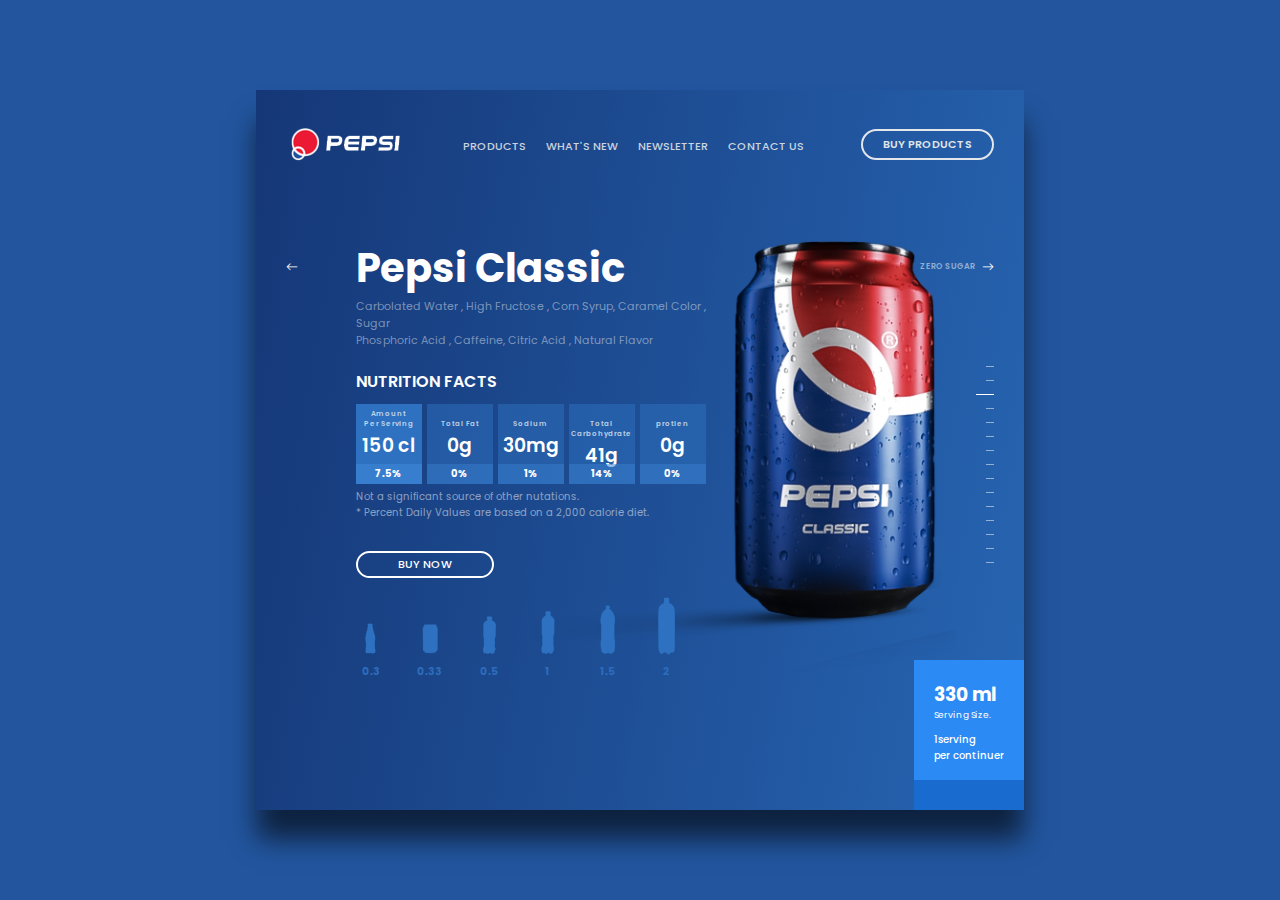
<file: index.html>
<!DOCTYPE html>
<html lang="en">

<head>
    <meta charset="UTF-8">
    <meta http-equiv="X-UA-Compatible" content="IE=edge">
    <meta name="viewport" content="width=device-width, initial-scale=1.0">
    <link rel="stylesheet" href="https://cdn.jsdelivr.net/npm/bootstrap-icons@1.9.1/font/bootstrap-icons.css">
    <link rel="stylesheet" href="style.css">
    <title>Modern Pepsi Website</title>
</head>

<body>
    <header>
        <nav>
            <img src="img/logo.png" alt="" class="logo">
            <ul>
                <li><a href="#">PRODUCTS</a></li>
                <li><a href="#">WHAT'S NEW</a></li>
                <li><a href="#">NEWSLETTER</a></li>
                <li><a href="#">CONTACT US</a></li>
            </ul>
            <a href="#" class="buy_nav_btn">BUY PRODUCTS</a>
        </nav>
        <section>
            <div class="left_bx">
                <i class="bi bi-arrow-left" id="left_btn"></i>
                <div class="content">
                    <h1 id="main_title">Pepsi Classic</h1>
                    <p>Carbolated Water , High Fructose , Corn Syrup, Caramel Color , Sugar <br> Phosphoric Acid , Caffeine, Citric Acid , Natural Flavor</p>

                    <h2>NUTRITION FACTS</h2>
                    <div class="nutritation_bx">
                        <div class="card">
                            <p>Amount <br> Per Serving</p>
                            <h3 id="cl">150 cl</h3>
                            <h6 id="cl1">7.5%</h6>
                        </div>
                        <div class="card">
                            <p>Total Fat</p>
                            <h3 id="fat">0g</h3>
                            <h6 id="fat1">0%</h6>
                        </div>
                        <div class="card">
                            <p>Sodium</p>
                            <h3 id="sodium">30mg</h3>
                            <h6 id="sodium1">1%</h6>
                        </div>
                        <div class="card">
                            <p>Total Carbohydrate</p>
                            <h3 id="crbohydrate">41g</h3>
                            <h6 id="crbohydrate1">14%</h6>
                        </div>
                        <div class="card">
                            <p>protien</p>
                            <h3 id="protien">0g</h3>
                            <h6 id="protien">0%</h6>
                        </div>
                    </div>
                    <p>Not a significant source of other nutations. <br> * Percent Daily Values are based on a 2,000 calorie diet. </p>
                    <button>BUY NOW</button>
                    <div class="item_bx">
                        <div class="card_pepsi">
                            <img src="img/1 Pespi blue.png" alt="" class="pepsi_hover_img">
                            <h6>0.3</h6>
                        </div>
                        <div class="card_pepsi">
                            <img src="img/2 can blue.png" alt="" class="pepsi_hover_img">
                            <h6>0.33</h6>
                        </div>
                        <div class="card_pepsi">
                            <img src="img/3 Pepsi blue.png" alt="" class="pepsi_hover_img">
                            <h6>0.5</h6>
                        </div>
                        <div class="card_pepsi">
                            <img src="img/4 Pepsi blue.png" alt="" class="pepsi_hover_img">
                            <h6>1</h6>
                        </div>
                        <div class="card_pepsi">
                            <img src="img/5 Pepsi blue.png" alt="" class="pepsi_hover_img">
                            <h6>1.5</h6>
                        </div>
                        <div class="card_pepsi">
                            <img src="img/6 Pepsi blue.png" alt="" class="pepsi_hover_img">
                            <h6>2</h6>
                        </div>
                    </div>
                </div>
            </div>
            <div class="right_bx">
                <div class="right_btn_bx">
                    <span>ZERO SUGAR</span><i class="bi bi-arrow-right" id="right_btn"></i>
                </div>
                <img src="img/can.png" alt="" id="Main_bottle">
                <div class="level">
                    <h6></h6>
                    <h6></h6>
                    <h6></h6>
                    <h6></h6>
                    <h6></h6>
                    <h6></h6>
                    <h6></h6>
                    <h6></h6>
                    <h6></h6>
                    <h6></h6>
                    <h6></h6>
                    <h6></h6>
                    <h6></h6>
                    <h6></h6>
                    <h6></h6>
                </div>
            </div>
        </section>
        <div class="ml_bx">
            <h3 id="ml_title">330 ml</h3>
            <p>Serving Size.</p>
            <h6>1serving <br> per continuer</h6>
            <h5></h5>
        </div>
    </header>
    <script src="app.js"></script>
</body>

</html>
</file>
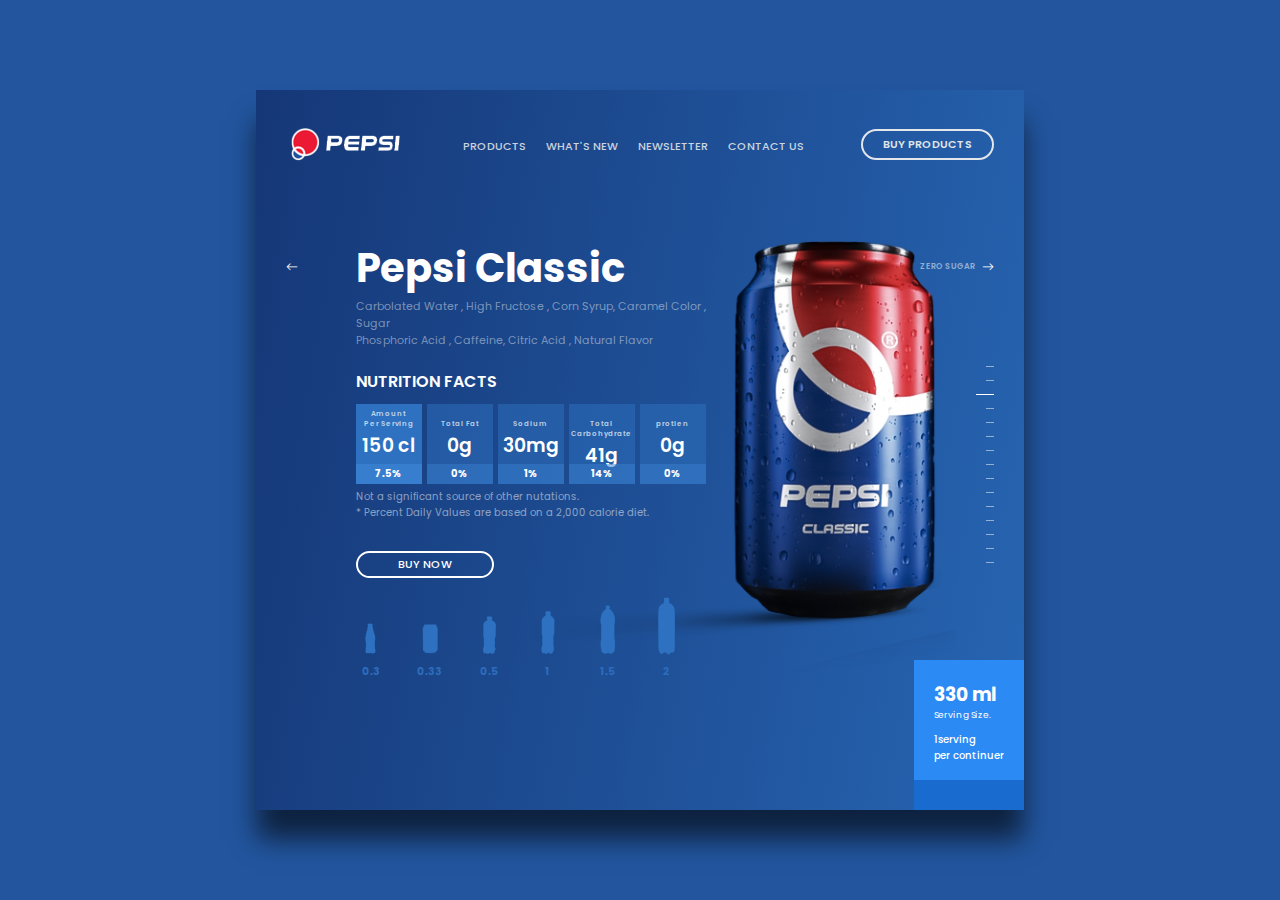
<file: inde.html>
<!DOCTYPE html>
<html lang="en">

<head>
    <meta charset="UTF-8">
    <meta http-equiv="X-UA-Compatible" content="IE=edge">
    <meta name="viewport" content="width=device-width, initial-scale=1.0">
    <link rel="stylesheet" href="https://cdn.jsdelivr.net/npm/bootstrap-icons@1.9.1/font/bootstrap-icons.css">
    <link rel="stylesheet" href="style.css">
    <title>Modern Pepsi Website</title>
</head>

<body>
    <header>
        <nav>
            <img src="img/logo.png" alt="" class="logo">
            <ul>
                <li><a href="#">PRODUCTS</a></li>
                <li><a href="#">WHAT'S NEW</a></li>
                <li><a href="#">NEWSLETTER</a></li>
                <li><a href="#">CONTACT US</a></li>
            </ul>
            <a href="#" class="buy_nav_btn">BUY PRODUCTS</a>
        </nav>
        <section>
            <div class="left_bx">
                <i class="bi bi-arrow-left" id="left_btn"></i>
                <div class="content">
                    <h1 id="main_title">Pepsi Classic</h1>
                    <p>Carbolated Water , High Fructose , Corn Syrup, Caramel Color , Sugar <br> Phosphoric Acid , Caffeine, Citric Acid , Natural Flavor</p>

                    <h2>NUTRITION FACTS</h2>
                    <div class="nutritation_bx">
                        <div class="card">
                            <p>Amount <br> Per Serving</p>
                            <h3 id="cl">150 cl</h3>
                            <h6 id="cl1">7.5%</h6>
                        </div>
                        <div class="card">
                            <p>Total Fat</p>
                            <h3 id="fat">0g</h3>
                            <h6 id="fat1">0%</h6>
                        </div>
                        <div class="card">
                            <p>Sodium</p>
                            <h3 id="sodium">30mg</h3>
                            <h6 id="sodium1">1%</h6>
                        </div>
                        <div class="card">
                            <p>Total Carbohydrate</p>
                            <h3 id="crbohydrate">41g</h3>
                            <h6 id="crbohydrate1">14%</h6>
                        </div>
                        <div class="card">
                            <p>protien</p>
                            <h3 id="protien">0g</h3>
                            <h6 id="protien">0%</h6>
                        </div>
                    </div>
                    <p>Not a significant source of other nutations. <br> * Percent Daily Values are based on a 2,000 calorie diet. </p>
                    <button>BUY NOW</button>
                    <div class="item_bx">
                        <div class="card_pepsi">
                            <img src="img/1 Pespi blue.png" alt="" class="pepsi_hover_img">
                            <h6>0.3</h6>
                        </div>
                        <div class="card_pepsi">
                            <img src="img/2 can blue.png" alt="" class="pepsi_hover_img">
                            <h6>0.33</h6>
                        </div>
                        <div class="card_pepsi">
                            <img src="img/3 Pepsi blue.png" alt="" class="pepsi_hover_img">
                            <h6>0.5</h6>
                        </div>
                        <div class="card_pepsi">
                            <img src="img/4 Pepsi blue.png" alt="" class="pepsi_hover_img">
                            <h6>1</h6>
                        </div>
                        <div class="card_pepsi">
                            <img src="img/5 Pepsi blue.png" alt="" class="pepsi_hover_img">
                            <h6>1.5</h6>
                        </div>
                        <div class="card_pepsi">
                            <img src="img/6 Pepsi blue.png" alt="" class="pepsi_hover_img">
                            <h6>2</h6>
                        </div>
                    </div>
                </div>
            </div>
            <div class="right_bx">
                <div class="right_btn_bx">
                    <span>ZERO SUGAR</span><i class="bi bi-arrow-right" id="right_btn"></i>
                </div>
                <img src="img/can.png" alt="" id="Main_bottle">
                <div class="level">
                    <h6></h6>
                    <h6></h6>
                    <h6></h6>
                    <h6></h6>
                    <h6></h6>
                    <h6></h6>
                    <h6></h6>
                    <h6></h6>
                    <h6></h6>
                    <h6></h6>
                    <h6></h6>
                    <h6></h6>
                    <h6></h6>
                    <h6></h6>
                    <h6></h6>
                </div>
            </div>
        </section>
        <div class="ml_bx">
            <h3 id="ml_title">330 ml</h3>
            <p>Serving Size.</p>
            <h6>1serving <br> per continuer</h6>
            <h5></h5>
        </div>
    </header>
    <script src="app.js"></script>
</body>

</html>
</file>
<file: style.css>
/* Google font Poppins  */

@import url('https://fonts.googleapis.com/css2?family=Poppins:ital,wght@0,100;0,200;0,300;0,400;0,500;0,600;0,700;0,800;0,900;1,100;1,200;1,300;1,400;1,500;1,600;1,700;1,800;1,900&display=swap');
* {
    padding: 0;
    margin: 0%;
    box-sizing: border-box;
}

html {
    font-family: 'Poppins', sans-serif;
}

:root {
    --cursor: url(img/cusour.png), auto;
}

body {
    width: 100%;
    height: 100vh;
    background: #22559e;
    display: flex;
    align-items: center;
    justify-content: center;
}

header {
    position: relative;
    width: 60%;
    height: 80%;
    background: linear-gradient(100deg, #153777, #2765b2);
    box-shadow: 0px 30px 25px -1px rgb(0, 0, 0, .6);
    padding: 0px 30px;
}

header nav {
    width: 100%;
    height: 15%;
    /* border: 1px solid #fff; */
    display: flex;
    align-items: center;
    justify-content: space-between;
}

header nav ul {
    list-style: none;
    display: flex;
    align-items: center;
}

header nav ul li {
    padding: 3px 10px;
}

header nav ul li a {
    text-decoration: none;
    font-size: 11px;
    font-weight: 500;
    color: rgb(238, 238, 238, .85);
    transition: .3s linear;
    cursor: var(--cursor);
}

header nav ul li a:hover {
    color: #fff;
}

header nav .buy_nav_btn {
    text-decoration: none;
    color: rgb(238, 238, 238, .95);
    font-size: 11px;
    font-weight: 600;
    padding: 5px 20px;
    border: 2px solid rgb(238, 238, 238, .95);
    border-radius: 20px;
    cursor: var(--cursor);
    transition: .3s linear;
}

header nav .buy_nav_btn:hover {
    color: #fff;
    border: 2px solid #fff;
}

header section {
    width: 100%;
    height: 85%;
    /* border: 1px solid #fff; */
    display: flex;
}

header section .left_bx,
.right_bx {
    position: relative;
    width: 60%;
    height: 100%;
    /* border: 1px solid #fff; */
}

header section .right_bx {
    width: 40%;
}

header section .left_bx #left_btn {
    position: absolute;
    left: 0;
    top: 60px;
    color: #fff;
    font-size: 12px;
    cursor: var(--cursor);
    transition: .3s linear;
}

header section .left_bx #left_btn:hover {
    color: #2d71c0;
}

header section .left_bx {
    padding: 40px 0px 0px 70px;
}

header section .left_bx .content {
    /* border: 1px solid #fff; */
    color: #fff;
}

header section .left_bx .content h1 {
    font-size: 40px;
    font-weight: 700;
}

header section .left_bx .content p:nth-child(2) {
    font-size: 11px;
    color: rgb(255, 255, 255, .43);
}

header section .left_bx .content h2 {
    font-size: 16px;
    font-weight: 600;
    margin-top: 20px;
}

header section .left_bx .content .nutritation_bx {
    display: flex;
    align-items: center;
    margin-top: 10px;
}

header section .left_bx .content .nutritation_bx .card {
    position: relative;
    width: 80px;
    height: 80px;
    background: rgb(45, 113, 192, .5);
    margin-right: 5px;
}

header section .left_bx .content .nutritation_bx .card:nth-child(1) {
    background: rgb(45, 113, 192);
}

header section .left_bx .content .nutritation_bx .card p {
    font-size: 7px;
    text-align: center;
    color: rgb(255, 255, 255, .7);
    font-weight: 600;
    margin-top: 15px;
}

header section .left_bx .content .nutritation_bx .card:nth-child(1) p {
    margin-top: 5px;
}

header section .left_bx .content .nutritation_bx .card h3 {
    font-weight: 600;
    text-align: center;
    margin-top: 2px;
}

header section .left_bx .content .nutritation_bx .card h6 {
    position: absolute;
    bottom: 0;
    left: 0;
    width: 100%;
    height: 25%;
    background: rgb(56, 126, 206, .5);
    display: flex;
    align-items: center;
    justify-content: center;
    font-size: 10px;
}

header section .left_bx .content .nutritation_bx .card:nth-child(1) h6 {
    background: rgb(56, 126, 206);
}

header section .left_bx .content p:nth-child(5) {
    font-size: 10px;
    color: rgb(255, 255, 255, .5);
    margin-top: 5px;
}

header section .left_bx .content button {
    margin-top: 30px;
    padding: 3px 40px;
    border-radius: 20px;
    border: 2px solid #fff;
    background: transparent;
    color: #fff;
    font-family: 'Poppins', sans-serif;
    font-weight: 500;
    font-size: 11px;
    transition: .3s linear;
    cursor: var(--cursor);
}

header section .left_bx .content button:hover {
    background: #2d71c0;
}

header section .left_bx .item_bx {
    display: flex;
    align-items: center;
    /* border: 1px solid #fff; */
    margin-top: 19px;
}

header section .left_bx .item_bx .card_pepsi {
    width: 30px;
    /* border: 1px solid #fff; */
    margin-right: 30px;
    overflow: hidden;
    cursor: var(--cursor);
    z-index: 9999999999999999;
}

header section .left_bx .item_bx .card_pepsi img {
    width: 30px;
    transition: .3s linear;
}

header section .left_bx .item_bx .card_pepsi h6 {
    width: 100%;
    text-align: center;
    color: #2c6cbb;
}

header section .left_bx .item_bx .card_pepsi:hover h6 {
    color: #fff;
}

header section .right_bx .right_btn_bx {
    position: absolute;
    top: 60px;
    right: 0;
    color: #fff;
    display: flex;
    align-items: center;
}

header section .right_bx .right_btn_bx span {
    font-size: 8px;
    font-weight: 600;
    color: rgb(255, 255, 255, .5);
    margin-right: 7px;
}

header section .right_bx .right_btn_bx .bi {
    font-size: 12px;
    cursor: var(--cursor);
    transition: .3s linear;
}

header section .right_bx .right_btn_bx .bi:hover {
    color: #2d71c0;
}

header section .right_bx img {
    width: 430px;
    margin: 20px 0px 0px -180px;
}

header section .right_bx .level {
    position: absolute;
    top: 20%;
    right: 0;
    width: 30px;
    height: 45%;
    /* border: 1px solid #fff; */
    display: flex;
    align-items: flex-end;
    justify-content: center;
    flex-direction: column;
}

header section .right_bx .level h6 {
    width: 8px;
    height: 1px;
    background: rgb(255, 255, 255, .5);
    margin-top: 13px;
}

header section .right_bx .level h6:nth-child(3) {
    width: 18px;
    height: 1px;
    background: #fff;
}

header .ml_bx {
    position: absolute;
    width: 110px;
    height: 150px;
    background: rgb(44, 138, 245);
    bottom: 0;
    right: 0;
    color: #fff;
    padding: 20px 0px 0px 20px;
}

header .ml_bx p {
    font-size: 9px;
}

header .ml_bx h6 {
    font-size: 10px;
    margin-top: 10px;
    font-weight: 500;
}

header .ml_bx h5 {
    position: absolute;
    width: 100%;
    height: 20%;
    background: #196bd0;
    bottom: 0;
    left: 0;
}
</file>
